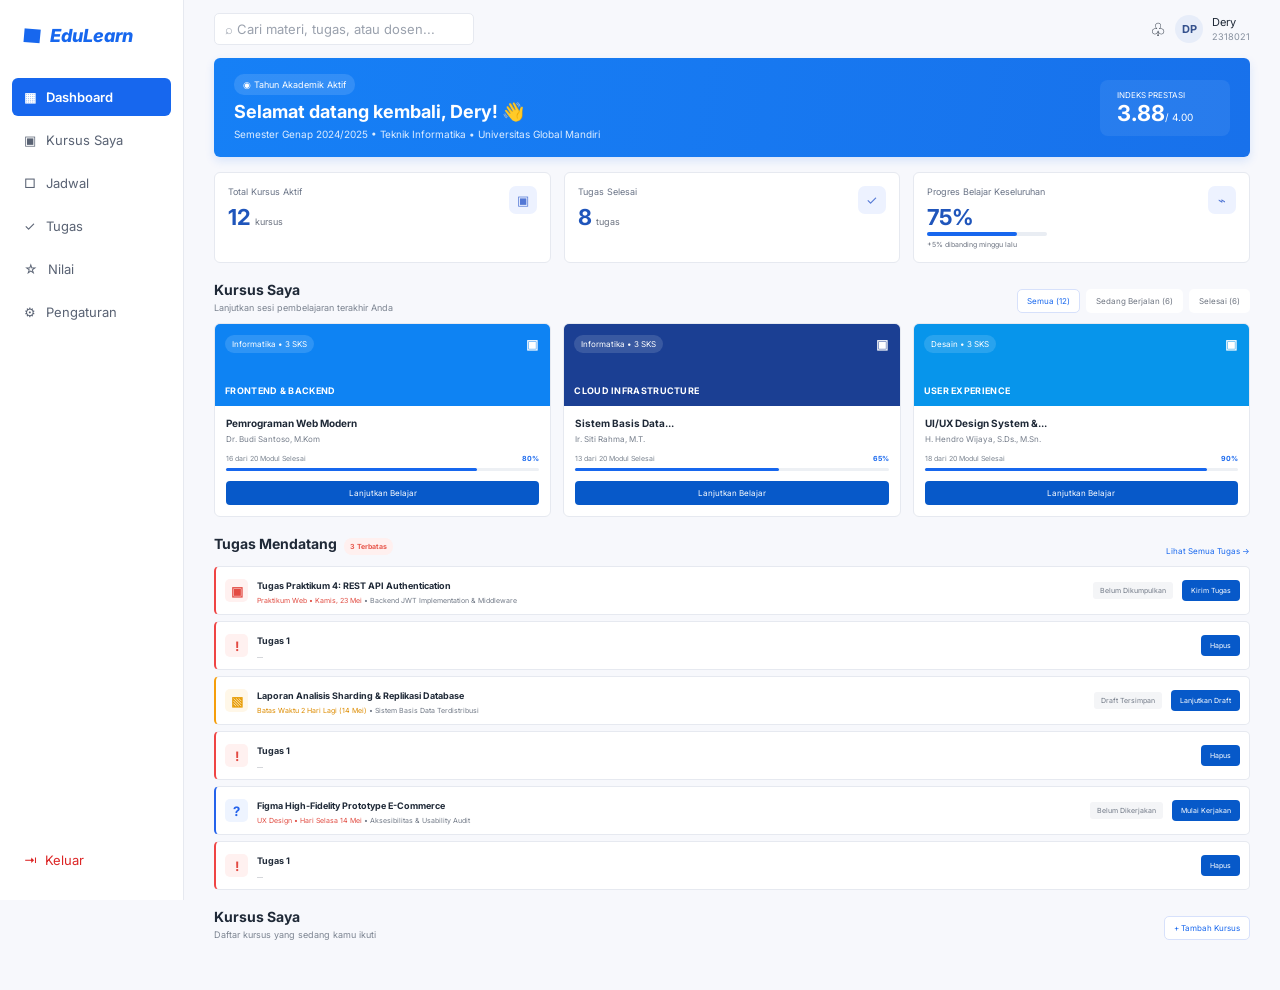
<file: index.html>
<!DOCTYPE html>
<html lang="id">
<head>
  <meta charset="UTF-8">
  <meta name="viewport" content="width=device-width, initial-scale=1.0">
  <title>EduLearn - Dashboard</title>
  <link rel="stylesheet" href="style.css">
  <link rel="preconnect" href="https://fonts.googleapis.com">
  <link rel="preconnect" href="https://fonts.gstatic.com" crossorigin>
  <link href="https://fonts.googleapis.com/css2?family=Inter:wght@400;500;600;700;800&display=swap" rel="stylesheet">
</head>
<body class="dashboard-page">
  <aside class="sidebar">
    <div class="brand small-brand"><span class="brand-mark">◆</span> EduLearn</div>
    <nav class="side-nav">
      <a class="active" href="index.html">▦ <span>Dashboard</span></a>
      <a href="#">▣ <span>Kursus Saya</span></a>
      <a href="#">□ <span>Jadwal</span></a>
      <a href="#">✓ <span>Tugas</span></a>
      <a href="#">☆ <span>Nilai</span></a>
      <a href="#">⚙ <span>Pengaturan</span></a>
    </nav>
    <a class="logout" href="login.html">⇥ &nbsp;Keluar</a>
  </aside>

  <main class="dashboard-main">
    <header class="topbar">
      <div class="search">⌕ <span>Cari materi, tugas, atau dosen...</span></div>
      <div class="top-user"><span class="bell">♧</span><span class="avatar">DP</span><span>Dery<br><small>2318021</small></span></div>
    </header>

    <section class="welcome-card">
      <div>
        <span class="eyebrow">◉ Tahun Akademik Aktif</span>
        <h1>Selamat datang kembali, Dery! 👋</h1>
        <p>Semester Genap 2024/2025 • Teknik Informatika • Universitas Global Mandiri</p>
      </div>
      <div class="achievement"><small>INDEKS PRESTASI</small><strong>3.88</strong><span>/ 4.00</span></div>
    </section>

    <section class="stats-grid">
      <div class="stat-card"><div><small>Total Kursus Aktif</small><strong>12</strong><span>kursus</span></div><i>▣</i></div>
      <div class="stat-card"><div><small>Tugas Selesai</small><strong>8</strong><span>tugas</span></div><i>✓</i></div>
      <div class="stat-card"><div><small>Progres Belajar Keseluruhan</small><strong>75%</strong><div class="progress"><span style="width:75%"></span></div><em>+5% dibanding minggu lalu</em></div><i>⌁</i></div>
    </section>

    <section class="courses-section">
      <div class="section-title"><div><h2>Kursus Saya</h2><p>Lanjutkan sesi pembelajaran terakhir Anda</p></div><button>Semua (12)</button><button class="ghost">Sedang Berjalan (6)</button><button class="ghost">Selesai (6)</button></div>
      <div class="course-grid">
        <article class="course-card"><div class="course-cover blue"><span>Informatika • 3 SKS</span><b>▣</b><h3>FRONTEND &amp; BACKEND</h3></div><div class="course-body"><h3>Pemrograman Web Modern</h3><p>Dr. Budi Santoso, M.Kom</p><div class="mini-progress"><span>16 dari 20 Modul Selesai</span><b>80%</b></div><div class="line"><i style="width:80%"></i></div><a href="#">Lanjutkan Belajar</a></div></article>
        <article class="course-card"><div class="course-cover navy"><span>Informatika • 3 SKS</span><b>▣</b><h3>CLOUD INFRASTRUCTURE</h3></div><div class="course-body"><h3>Sistem Basis Data...</h3><p>Ir. Siti Rahma, M.T.</p><div class="mini-progress"><span>13 dari 20 Modul Selesai</span><b>65%</b></div><div class="line"><i style="width:65%"></i></div><a href="#">Lanjutkan Belajar</a></div></article>
        <article class="course-card"><div class="course-cover cyan"><span>Desain • 3 SKS</span><b>▣</b><h3>USER EXPERIENCE</h3></div><div class="course-body"><h3>UI/UX Design System &amp;...</h3><p>H. Hendro Wijaya, S.Ds., M.Sn.</p><div class="mini-progress"><span>18 dari 20 Modul Selesai</span><b>90%</b></div><div class="line"><i style="width:90%"></i></div><a href="#">Lanjutkan Belajar</a></div></article>
      </div>
    </section>

    <section class="tasks"><div class="section-title"><div><h2>Tugas Mendatang <span>3 Terbatas</span></h2></div><a href="#">Lihat Semua Tugas →</a></div>
      <div class="task-list">
        <div class="task red"><b>▣</b><div><strong>Tugas Praktikum 4: REST API Authentication</strong><p><span>Praktikum Web • Kamis, 23 Mei</span> • Backend JWT Implementation &amp; Middleware</p></div><small>Belum Dikumpulkan</small><button>Kirim Tugas</button></div>
        <div class="task" id="task1">
  <b>!</b><div><strong>Tugas 1</strong><p>...</p></div>
  <button onclick="document.getElementById('task1').remove()">Hapus</button>
</div>
        <div class="task orange"><b>▧</b><div><strong>Laporan Analisis Sharding &amp; Replikasi Database</strong><p><span>Batas Waktu 2 Hari Lagi (14 Mei)</span> • Sistem Basis Data Terdistribusi</p></div><small>Draft Tersimpan</small><button>Lanjutkan Draft</button></div>
        <div class="task" id="task1">
  <b>!</b><div><strong>Tugas 1</strong><p>...</p></div>
  <button onclick="document.getElementById('task1').remove()">Hapus</button>
</div>
        <div class="task blue-task"><b>?</b><div><strong>Figma High-Fidelity Prototype E-Commerce</strong><p><span>UX Design • Hari Selasa 14 Mei</span> • Aksesibilitas &amp; Usability Audit</p></div><small>Belum Dikerjakan</small><button>Mulai Kerjakan</button></div>
        <div class="task" id="task1">
  <b>!</b><div><strong>Tugas 1</strong><p>...</p></div>
  <button onclick="document.getElementById('task1').remove()">Hapus</button>
</div>
      </div>
      <div class="section-title">
  <div><h2>Kursus Saya</h2><p>Daftar kursus yang sedang kamu ikuti</p></div>
  <button onclick="addCourse()">+ Tambah Kursus</button>
</div>
      
    </section>
  </main>
</body>
</html>
</file>
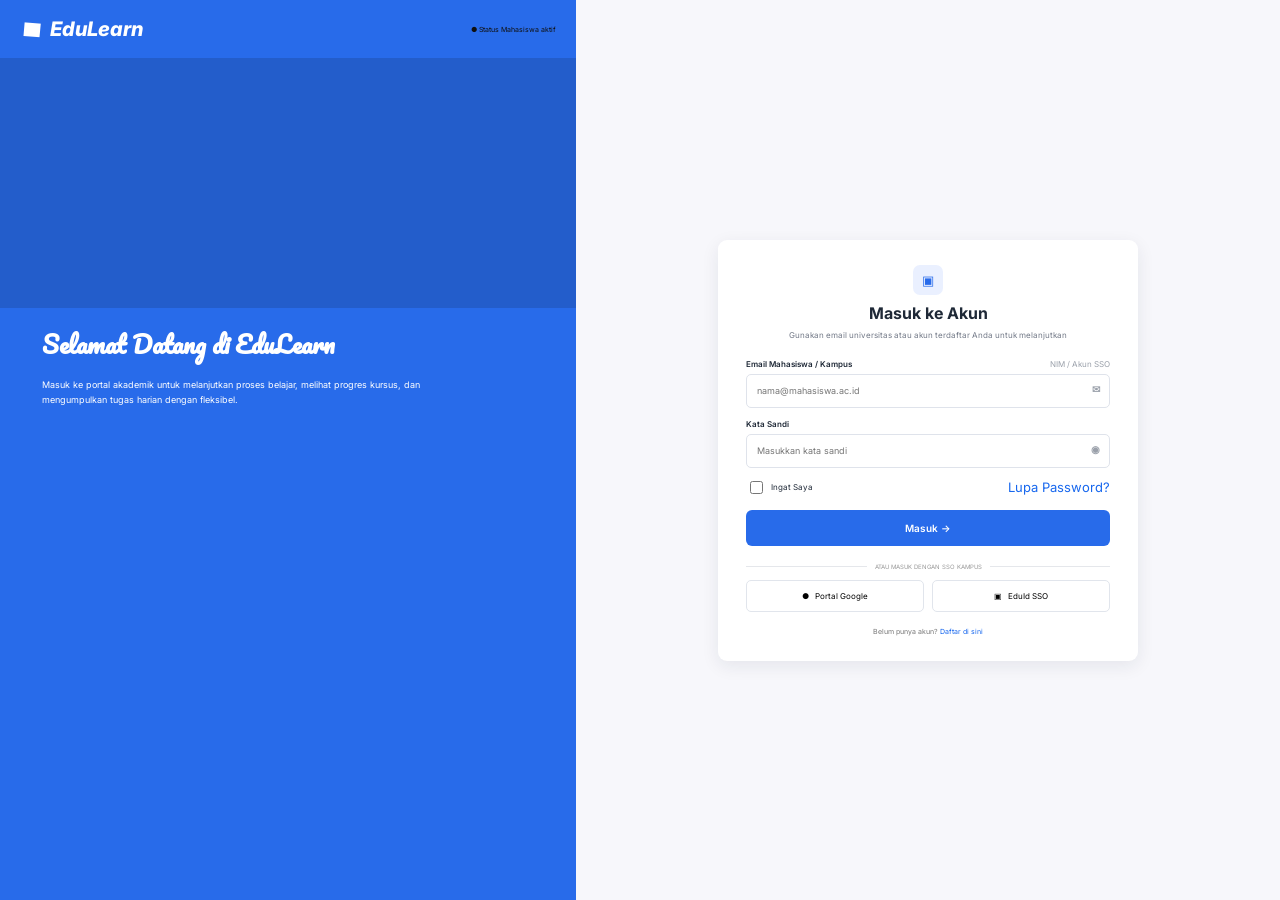
<file: login.html>
<!DOCTYPE html>
<html lang="id">
<head>
  <meta charset="UTF-8"><meta name="viewport" content="width=device-width, initial-scale=1.0">
  <title>EduLearn - Login</title>
  <link rel="stylesheet" href="style.css">
  <link rel="preconnect" href="https://fonts.googleapis.com"><link rel="preconnect" href="https://fonts.gstatic.com" crossorigin>
  <link href="https://fonts.googleapis.com/css2?family=Inter:wght@400;500;600;700;800&family=Pacifico&display=swap" rel="stylesheet">
</head>
<body class="auth-page">
  <div class="auth-layout">
    <section class="auth-hero">
      <div class="hero-top"><div class="brand"><span class="brand-mark">◆</span> EduLearn</div><span class="online-dot">● Status Mahasiswa aktif</span></div>
      <div class="hero-image"></div>
      <div class="hero-copy"><h1>Selamat Datang di EduLearn</h1><p>Masuk ke portal akademik untuk melanjutkan proses belajar, melihat progres kursus, dan mengumpulkan tugas harian dengan fleksibel.</p></div>
    </section>
    <section class="auth-form-wrap">
      <form class="auth-card" action="index.html">
        <div class="lock">▣</div><h2>Masuk ke Akun</h2><p>Gunakan email universitas atau akun terdaftar Anda untuk melanjutkan</p>
        <label>Email Mahasiswa / Kampus <span>NIM / Akun SSO</span></label><div class="input-wrap"><input type="email" placeholder="nama@mahasiswa.ac.id" required><b>✉</b></div>
        <label>Kata Sandi</label><div class="input-wrap"><input type="password" placeholder="Masukkan kata sandi" required><b>◉</b></div>
        <div class="form-row"><label class="check"><input type="checkbox"> Ingat Saya</label><a href="#">Lupa Password?</a></div>
        <button class="primary-btn" type="submit">Masuk →</button>
        <div class="or"><span>ATAU MASUK DENGAN SSO KAMPUS</span></div>
        <div class="sso"><button type="button">● &nbsp; Portal Google</button><button type="button">▣ &nbsp; EduId SSO</button></div>
        <small class="bottom-text">Belum punya akun? <a href="register.html">Daftar di sini</a></small>
      </form>
    </section>
  </div>
</body>
</html>
</file>
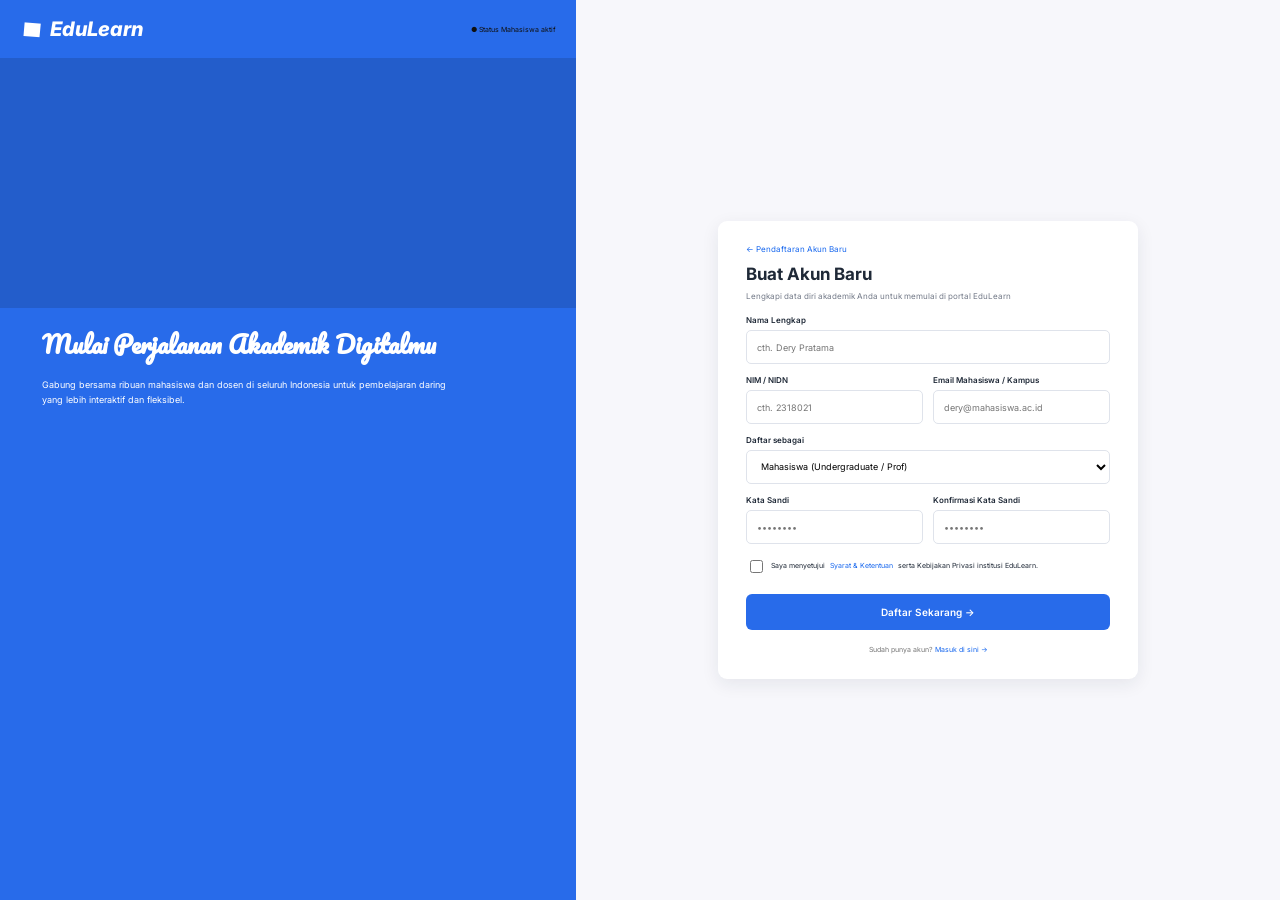
<file: register.html>
<!DOCTYPE html>
<html lang="id">
<head>
  <meta charset="UTF-8"><meta name="viewport" content="width=device-width, initial-scale=1.0">
  <title>EduLearn - Daftar</title>
  <link rel="stylesheet" href="style.css">
  <link rel="preconnect" href="https://fonts.googleapis.com"><link rel="preconnect" href="https://fonts.gstatic.com" crossorigin>
  <link href="https://fonts.googleapis.com/css2?family=Inter:wght@400;500;600;700;800&family=Pacifico&display=swap" rel="stylesheet">
</head>
<body class="auth-page">
  <div class="auth-layout">
    <section class="auth-hero">
      <div class="hero-top"><div class="brand"><span class="brand-mark">◆</span> EduLearn</div><span class="online-dot">● Status Mahasiswa aktif</span></div>
      <div class="hero-image"></div>
      <div class="hero-copy"><h1>Mulai Perjalanan Akademik Digitalmu</h1><p>Gabung bersama ribuan mahasiswa dan dosen di seluruh Indonesia untuk pembelajaran daring yang lebih interaktif dan fleksibel.</p></div>
    </section>
    <section class="auth-form-wrap">
      <form class="auth-card register-card" action="login.html">
        <div class="back">← Pendaftaran Akun Baru</div><h2>Buat Akun Baru</h2><p>Lengkapi data diri akademik Anda untuk memulai di portal EduLearn</p>
        <label>Nama Lengkap</label><input type="text" placeholder="cth. Dery Pratama" required>
        <div class="two-col"><div><label>NIM / NIDN</label><input type="text" placeholder="cth. 2318021" required></div><div><label>Email Mahasiswa / Kampus</label><input type="email" placeholder="dery@mahasiswa.ac.id" required></div></div>
        <label>Daftar sebagai</label><select><option>Mahasiswa (Undergraduate / Prof)</option><option>Dosen</option></select>
        <div class="two-col"><div><label>Kata Sandi</label><input type="password" placeholder="••••••••" required></div><div><label>Konfirmasi Kata Sandi</label><input type="password" placeholder="••••••••" required></div></div>
        <label class="check terms"><input type="checkbox" required> Saya menyetujui <a href="#">Syarat &amp; Ketentuan</a> serta Kebijakan Privasi institusi EduLearn.</label>
        <button class="primary-btn" type="submit">Daftar Sekarang →</button>
        <small class="bottom-text">Sudah punya akun? <a href="login.html">Masuk di sini →</a></small>
      </form>
    </section>
  </div>
</body>
</html>
</file>
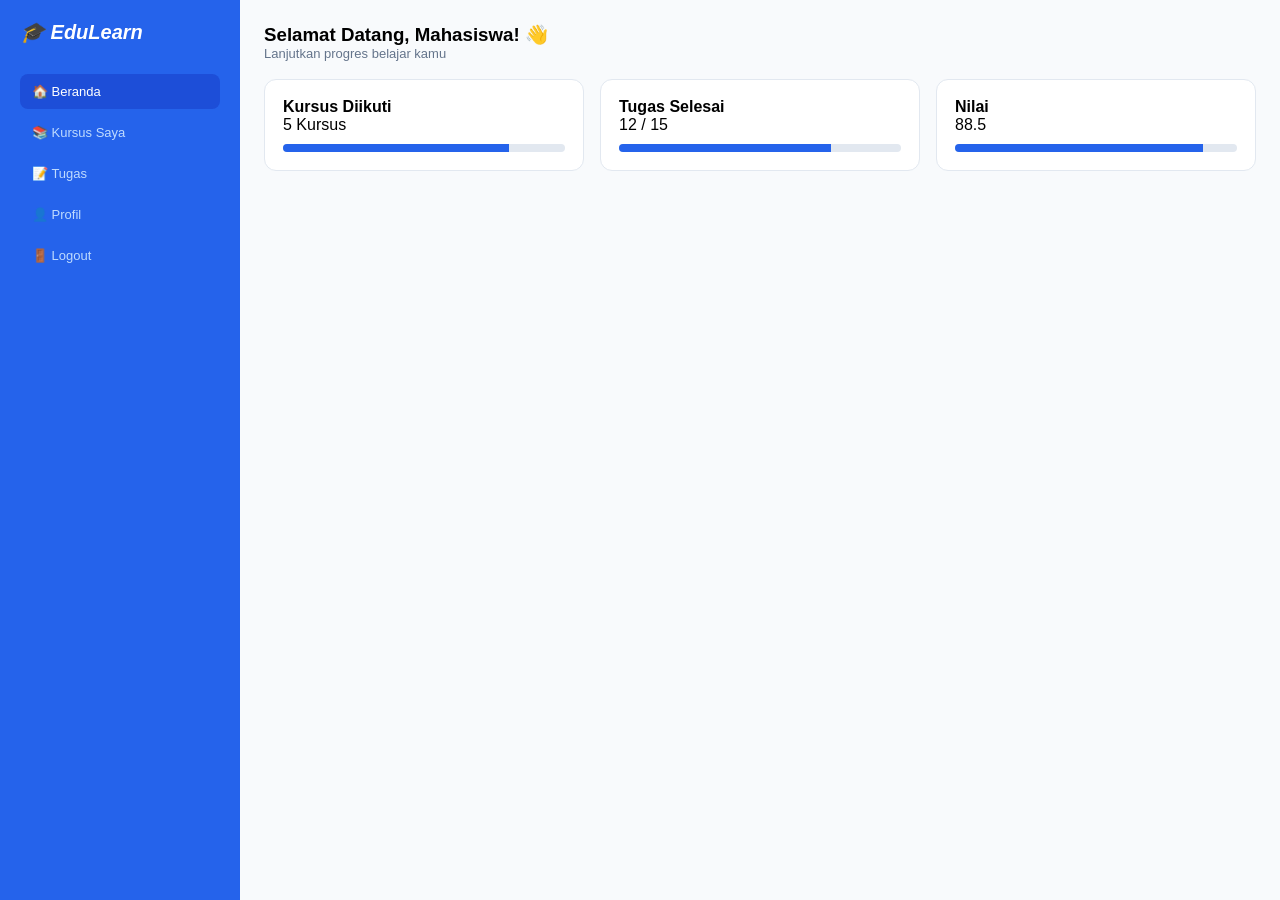
<file: bab2/dashboard-mahasiswa.html>
<!DOCTYPE html>
<html lang="id">
<head>
  <meta charset="UTF-8">
  <meta name="viewport" content="width=device-width, initial-scale=1.0">
  <title>Dashboard Mahasiswa</title>
  <link rel="stylesheet" href="mahasiswa.css">
</head>
<body>

  <div class="sidebar">
    <div class="logo">🎓 EduLearn</div>
    <div class="menu">
      <a class="active">🏠 Beranda</a>
      <a>📚 Kursus Saya</a>
      <a>📝 Tugas</a>
      <a>👤 Profil</a>
      <a>🚪 Logout</a>
    </div>
  </div>

  <div class="main">
    <h3>Selamat Datang, Mahasiswa! 👋</h3>
    <p style="font-size: 13px; color: #64748b;">
      Lanjutkan progres belajar kamu
    </p>
    <br>
    <div class="cards">
      <div class="card">
        <h4>Kursus Diikuti</h4>
        <p>5 Kursus</p>
        <div class="progress">
          <div style="width: 80%"></div>
        </div>
      </div>
      <div class="card">
        <h4>Tugas Selesai</h4>
        <p>12 / 15</p>
        <div class="progress">
          <div style="width: 75%"></div>
        </div>
      </div>
      <div class="card">
        <h4>Nilai</h4>
        <p>88.5</p>
        <div class="progress">
          <div style="width: 88%"></div>
        </div>
      </div>
    </div>
  </div>

</body>
</html>
</file>
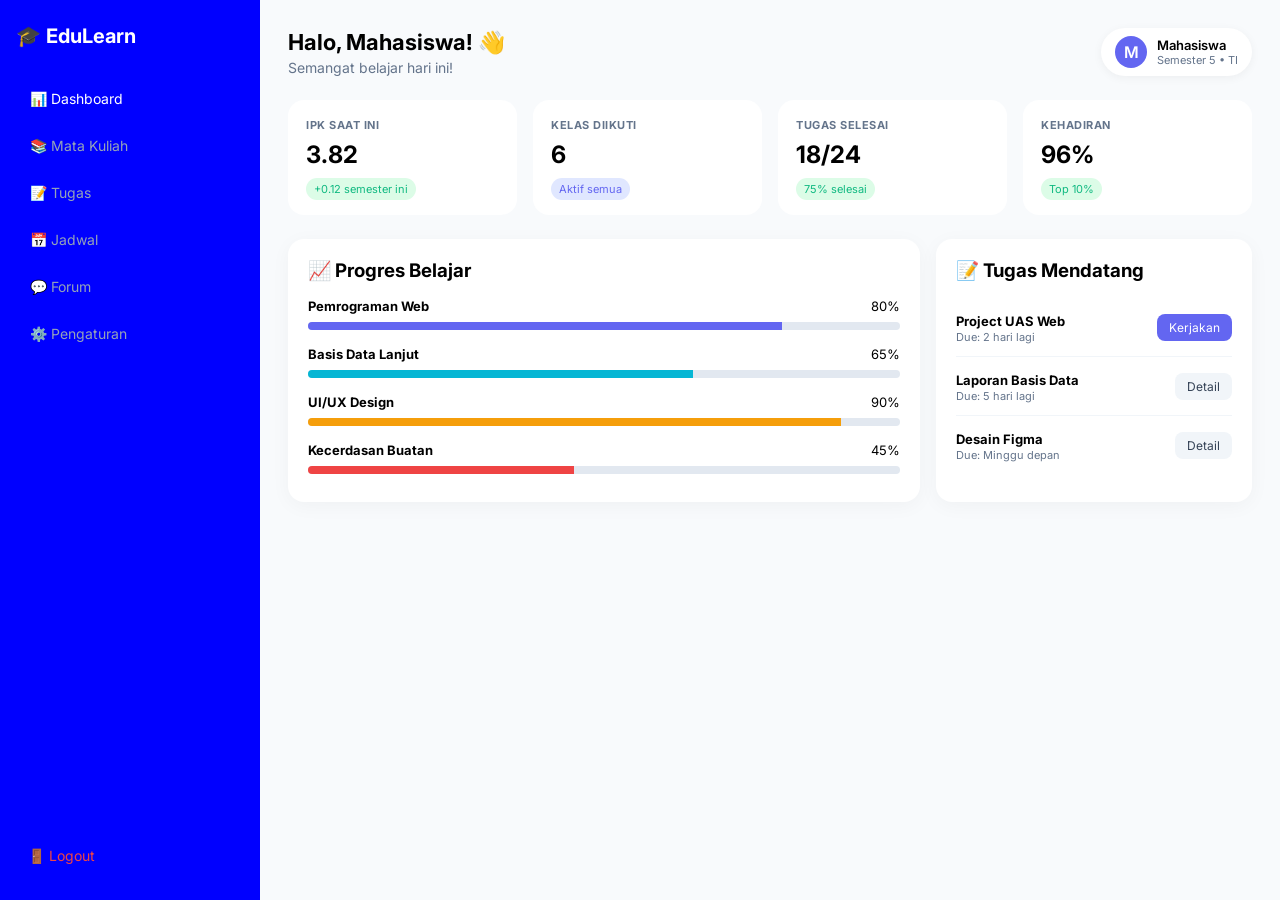
<file: dom-bab3/dashboard-mahasiswa.html>
<!DOCTYPE html>
<html lang="id">
<head>
<meta charset="UTF-8">
<meta name="viewport" content="width=device-width, initial-scale=1.0">
<title>Dashboard - EduLearn</title>
<link href="https://fonts.googleapis.com/css2?family=Inter:wght@400;500;600;700&display=swap" rel="stylesheet">
<link rel="stylesheet" href="dashboard.css">
</head>
<body>
<div class="sidebar">
<div>
<div class="logo">🎓 EduLearn</div>
<div class="menu">
<a class="active" href="#">📊 Dashboard</a>
<a href="#">📚 Mata Kuliah</a>
<a href="#">📝 Tugas</a>
<a href="#">📅 Jadwal</a>
<a href="#">💬 Forum</a>
<a href="#">⚙️ Pengaturan</a>
</div>
</div>
<a href="#" onclick="logout()" style="color:#ef4444;text-decoration:none;font-size:14px;padding:12px;display:flex;gap:8px;align-items:center">🚪 Logout</a>
</div>

<div class="main">
<div class="top">
<div>
<h2 id="sapaan">Halo, Mahasiswa! 👋</h2>
<p style="color:#64748b;font-size:14px;margin-top:4px">Semangat belajar hari ini!</p>
</div>
<div class="profile">
<div class="ava" id="ava">M</div>
<div><div style="font-size:13px;font-weight:600" id="emailTampil">mahasiswa@ac.id</div><div style="font-size:11px;color:#64748b">Semester 5 • TI</div></div>
</div>
</div>

<div class="cards">
<div class="card-stat"><h4>IPK Saat Ini</h4><h1>3.82</h1><span>+0.12 semester ini</span></div>
<div class="card-stat"><h4>Kelas Diikuti</h4><h1>6</h1><span style="color:#6366f1;background:#e0e7ff">Aktif semua</span></div>
<div class="card-stat"><h4>Tugas Selesai</h4><h1>18/24</h1><span>75% selesai</span></div>
<div class="card-stat"><h4>Kehadiran</h4><h1>96%</h1><span>Top 10%</span></div>
</div>

<div class="grid">
<div class="box">
<h3 style="margin-bottom:16px">📈 Progres Belajar</h3>
<div style="margin-bottom:16px"><div style="display:flex;justify-content:space-between;font-size:13px"><b>Pemrograman Web</b><span>80%</span></div><div class="progress-bar"><div style="width:80%"></div></div></div>
<div style="margin-bottom:16px"><div style="display:flex;justify-content:space-between;font-size:13px"><b>Basis Data Lanjut</b><span>65%</span></div><div class="progress-bar"><div style="width:65%;background:#06b6d4"></div></div></div>
<div style="margin-bottom:16px"><div style="display:flex;justify-content:space-between;font-size:13px"><b>UI/UX Design</b><span>90%</span></div><div class="progress-bar"><div style="width:90%;background:#f59e0b"></div></div></div>
<div><div style="display:flex;justify-content:space-between;font-size:13px"><b>Kecerdasan Buatan</b><span>45%</span></div><div class="progress-bar"><div style="width:45%;background:#ef4444"></div></div></div>
</div>
<div class="box">
<h3 style="margin-bottom:16px">📝 Tugas Mendatang</h3>
<div class="tugas"><div><b style="font-size:13px">Project UAS Web</b><div style="font-size:11px;color:#64748b">Due: 2 hari lagi</div></div><button class="btn-kecil">Kerjakan</button></div>
<div class="tugas"><div><b style="font-size:13px">Laporan Basis Data</b><div style="font-size:11px;color:#64748b">Due: 5 hari lagi</div></div><button class="btn-kecil" style="background:#f1f5f9;color:#334155">Detail</button></div>
<div class="tugas"><div><b style="font-size:13px">Desain Figma</b><div style="font-size:11px;color:#64748b">Due: Minggu depan</div></div><button class="btn-kecil" style="background:#f1f5f9;color:#334155">Detail</button></div>
</div>
</div>
</div>

<script>
const email = localStorage.getItem('emailMahasiswa') || localStorage.getItem('email') || 'Mahasiswa';
document.getElementById('emailTampil').textContent = email;
document.getElementById('ava').textContent = email.charAt(0).toUpperCase();
document.getElementById('sapaan').textContent = `Halo, ${email.split('@')[0]}! 👋`;

function logout(){
  if(confirm('Yakin mau logout?')){
    localStorage.removeItem('emailMahasiswa');
    localStorage.removeItem('email');
    localStorage.clear();
    window.location.href='mahasiswa.html';
  }
}
</script>
</body>
</html>
</file>
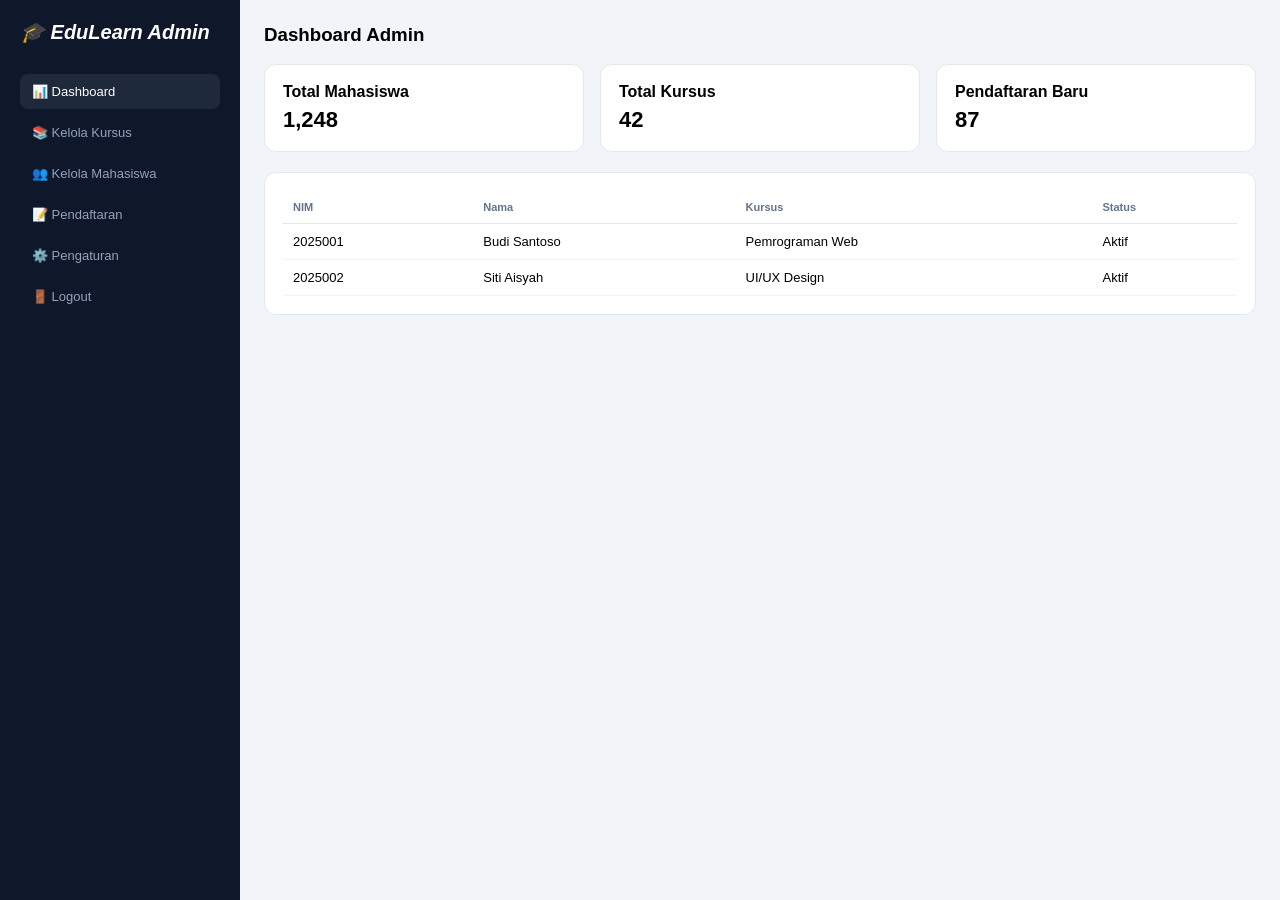
<file: bab2/admin/dashboard-admin.html>
<!DOCTYPE html>
<html lang="id">
<head>
  <meta charset="UTF-8">
  <meta name="viewport" content="width=device-width, initial-scale=1.0">
  <title>Dashboard Admin</title>
  <link rel="stylesheet" href="dashboard-admin.css">
</head>
<body>

  <div class="sidebar">
    <div class="logo">🎓 EduLearn Admin</div>
    <div class="menu">
      <a class="active">📊 Dashboard</a>
      <a>📚 Kelola Kursus</a>
      <a>👥 Kelola Mahasiswa</a>
      <a>📝 Pendaftaran</a>
      <a>⚙️ Pengaturan</a>
      <a>🚪 Logout</a>
    </div>
  </div>

  <div class="main">
    <h3>Dashboard Admin</h3>
    <br>
    <div class="cards">
      <div class="card">
        <h4>Total Mahasiswa</h4>
        <p>1,248</p>
      </div>
      <div class="card">
        <h4>Total Kursus</h4>
        <p>42</p>
      </div>
      <div class="card">
        <h4>Pendaftaran Baru</h4>
        <p>87</p>
      </div>
    </div>

    <div class="table-wrap">
      <table>
        <tr>
          <th>NIM</th>
          <th>Nama</th>
          <th>Kursus</th>
          <th>Status</th>
        </tr>
        <tr>
          <td>2025001</td>
          <td>Budi Santoso</td>
          <td>Pemrograman Web</td>
          <td>Aktif</td>
        </tr>
        <tr>
          <td>2025002</td>
          <td>Siti Aisyah</td>
          <td>UI/UX Design</td>
          <td>Aktif</td>
        </tr>
      </table>
    </div>
  </div>

</body>
</html>
</file>
<file: style.css>
:root {
    --blue: #1767ee;
    --blue2: #0d5bdd;
    --navy: #183f92;
    --bg: #f7f8fc;
    --text: #1f2937;
    --muted: #6b7280;
    --line: #e6e9f0;
    --card: #fff;
}

* {
    box-sizing: border-box;
}

body {
    margin: 0;
    font-family: Inter, Arial, sans-serif;
    color: var(--text);
    background: var(--bg);
    font-size: 13px;
}

a {
    text-decoration: none;
    color: inherit;
}

button,
input,
select {
    font: inherit;
}

/* =========================
   BRAND
========================= */

.brand {
    font-weight: 800;
    font-size: 22px;
    font-style: italic;
    color: #fff;
    display: flex;
    align-items: center;
    gap: 7px;
}

.brand-mark {
    font-size: 22px;
    transform: rotate(45deg);
    display: inline-block;
}

/* =========================
   DASHBOARD
========================= */

.dashboard-page {
    display: flex;
    min-height: 100vh;
}

/* SIDEBAR */

.sidebar {
    position: fixed;
    left: 0;
    top: 0;
    bottom: 0;
    width: 184px;
    background: #fff;
    border-right: 1px solid var(--line);
    padding: 20px 12px;
    display: flex;
    flex-direction: column;
}

.small-brand {
    color: var(--blue);
    font-size: 18px;
    margin: 2px 8px 30px;
}

.side-nav {
    display: flex;
    flex-direction: column;
    gap: 5px;
}

.side-nav a {
    padding: 11px 12px;
    border-radius: 6px;
    color: #596273;
    display: flex;
    gap: 10px;
    align-items: center;
}

.side-nav a.active {
    background: var(--blue);
    color: #fff;
    font-weight: 600;
}

.logout {
    margin-top: auto;
    color: #dc2626;
    padding: 12px;
}

/* DASHBOARD MAIN */

.dashboard-main {
    margin-left: 184px;
    width: calc(100% - 184px);
    padding: 0 30px 40px;
}

/* TOPBAR */

.topbar {
    height: 58px;
    display: flex;
    justify-content: space-between;
    align-items: center;
}

.search {
    height: 32px;
    width: 260px;
    border: 1px solid var(--line);
    border-radius: 5px;
    background: #fff;
    color: #9aa1ad;
    padding: 7px 10px;
}

.top-user {
    display: flex;
    align-items: center;
    gap: 9px;
    font-size: 11px;
}

.bell {
    font-size: 18px;
}

.avatar {
    background: #e7edf9;
    color: #35518d;
    width: 28px;
    height: 28px;
    border-radius: 50%;
    display: grid;
    place-items: center;
    font-weight: 700;
}

.top-user small {
    color: #87909e;
}

/* =========================
   WELCOME CARD
========================= */

.welcome-card {
    background: linear-gradient(
        100deg,
        #1680f6,
        #1871eb
    );

    color: #fff;
    border-radius: 6px;
    padding: 17px 20px;

    display: flex;
    justify-content: space-between;
    align-items: center;

    box-shadow: 0 4px 10px #1467ee22;
}

.eyebrow {
    font-size: 9px;
    background: #ffffff20;
    padding: 5px 9px;
    border-radius: 10px;
}

.welcome-card h1 {
    font-size: 18px;
    margin: 10px 0 6px;
}

.welcome-card p {
    font-size: 10px;
    margin: 0;
    color: #dcecff;
}

.achievement {
    background: #ffffff12;
    padding: 10px 17px;
    border-radius: 8px;
    min-width: 130px;
}

.achievement small {
    font-size: 8px;
    display: block;
}

.achievement strong {
    font-size: 22px;
}

.achievement span {
    font-size: 10px;
}

/* =========================
   STAT CARD
========================= */

.stats-grid {
    display: grid;
    grid-template-columns: repeat(3, 1fr);
    gap: 13px;
    margin: 15px 0;
}

.stat-card {
    background: #fff;
    border: 1px solid var(--line);
    border-radius: 6px;
    padding: 13px;

    display: flex;
    justify-content: space-between;
}

.stat-card small {
    display: block;
    color: #697386;
    font-size: 9px;
}

.stat-card strong {
    font-size: 22px;
    color: #1f55bb;
    display: inline-block;
    margin: 7px 4px 2px 0;
}

.stat-card span {
    font-size: 9px;
    color: #6b7280;
}

.stat-card i {
    font-style: normal;
    background: #edf2ff;
    color: #5277d5;
    border-radius: 7px;

    height: 28px;
    width: 28px;

    display: grid;
    place-items: center;
}

.progress {
    width: 120px;
    height: 4px;
    background: #e9edf3;
    border-radius: 3px;
}

.progress span {
    height: 100%;
    display: block;
    background: var(--blue);
    border-radius: 3px;
}

.stat-card em {
    font-size: 7px;
    color: #6c7380;
    display: block;
    margin-top: 4px;
    font-style: normal;
}

/* =========================
   SECTION TITLE
========================= */

.section-title {
    display: flex;
    align-items: end;
    gap: 6px;
    margin: 18px 0 10px;
}

.section-title > div {
    margin-right: auto;
}

.section-title h2 {
    font-size: 14px;
    margin: 0 0 4px;
}

.section-title p {
    font-size: 9px;
    color: #7b8390;
    margin: 0;
}

.section-title button {
    border: 1px solid #d7e1fb;
    background: #fff;
    color: #1767ee;
    border-radius: 5px;
    padding: 6px 9px;
    font-size: 8px;
}

.section-title button.ghost {
    border-color: transparent;
    color: #6d7480;
}

/* =========================
   COURSE
========================= */

.course-grid {
    display: grid;
    grid-template-columns: repeat(3, 1fr);
    gap: 12px;
}

.course-card {
    background: #fff;
    border: 1px solid var(--line);
    border-radius: 6px;
    overflow: hidden;
}

.course-cover {
    height: 82px;
    color: #fff;
    padding: 10px;
    position: relative;
}

.course-cover span {
    font-size: 8px;
    background: #ffffff22;
    border-radius: 9px;
    padding: 4px 7px;
}

.course-cover b {
    position: absolute;
    right: 12px;
    top: 12px;
}

.course-cover h3 {
    position: absolute;
    bottom: 10px;
    left: 10px;

    font-size: 9px;
    margin: 0;
    letter-spacing: 0.3px;
}

.blue {
    background: #0e83f3;
}

.navy {
    background: #1b3f93;
}

.cyan {
    background: #0795eb;
}

.course-body {
    padding: 11px;
}

.course-body h3 {
    font-size: 10px;
    margin: 0 0 5px;
}

.course-body p {
    font-size: 8px;
    color: #777f8c;
    margin: 0 0 10px;
}

.mini-progress {
    display: flex;
    justify-content: space-between;

    font-size: 7px;
    color: #7b8490;
}

.mini-progress b {
    color: #1767ee;
}

.line {
    height: 3px;
    background: #edf0f4;
    border-radius: 4px;
    margin: 5px 0 10px;
}

.line i {
    display: block;
    height: 100%;
    background: var(--blue);
    border-radius: 4px;
}

.course-body a {
    display: block;
    text-align: center;

    background: #0759c9;
    color: #fff;

    border-radius: 4px;
    padding: 7px;
    font-size: 8px;
}

/* =========================
   TASK
========================= */

.tasks .section-title a {
    font-size: 8px;
    color: #1767ee;
}

.section-title h2 span {
    font-size: 7px;
    color: #e85a4f;
    background: #fff0ef;

    padding: 4px 6px;
    border-radius: 8px;
    margin-left: 4px;
}

.task-list {
    display: flex;
    flex-direction: column;
    gap: 6px;
}

.task {
    background: #fff;
    border: 1px solid var(--line);
    border-left: 2px solid #ef4444;

    border-radius: 5px;
    padding: 9px;

    display: flex;
    align-items: center;
    gap: 9px;
}

.task.orange {
    border-left-color: #f59e0b;
}

.task.blue-task {
    border-left-color: #2563eb;
}

.task > b {
    width: 23px;
    height: 23px;
    border-radius: 5px;

    background: #fff1f0;
    color: #e34b43;

    display: grid;
    place-items: center;
}

.task.orange > b {
    background: #fff7e8;
    color: #e79a00;
}

.task.blue-task > b {
    background: #eef4ff;
    color: #2563eb;
}

.task div {
    flex: 1;
}

.task strong {
    font-size: 9px;
}

.task p {
    font-size: 7px;
    color: #737b88;
    margin: 4px 0 0;
}

.task p span {
    color: #e14d43;
}

.task.orange p span {
    color: #dd8c00;
}

.task small {
    font-size: 7px;
    background: #f4f5f7;

    padding: 4px 7px;
    border-radius: 3px;
    color: #737b88;
}

.task button {
    border: 0;
    background: #0759c9;
    color: #fff;

    border-radius: 4px;
    padding: 6px 9px;

    font-size: 7px;
}

/* =========================
   AUTH PAGE
========================= */

.auth-page {
    min-height: 100vh;
    background: #f7f7fb;
}

.auth-layout {
    min-height: 100vh;

    display: grid;
    grid-template-columns: 45% 55%;
}

.auth-hero {
    background: #286bea;
    color: #fff;

    display: flex;
    flex-direction: column;
}

.hero-top {
    height: 58px;
    padding: 15px 20px;

    display: flex;
    align-items: center;
    justify-content: space-between;
}

.hero-top .brand {
    font-family: Inter;
    font-size: 20px;
}

.online-dot {
    font-size: 7px;
    color: #101010;
    background: #fff0;
    padding: 3px 0;
}

.hero-image {
    height: 250px;

    background-image:
        linear-gradient(#0002, #0002),
        url("https://images.unsplash.com/photo-1523240795612-9a054b0db644?auto=format&fit=crop&w=1000&q=80");

    background-size: cover;
    background-position: center;
}

.hero-copy {
    padding: 22px 42px;
}

.hero-copy h1 {
    font-family: Pacifico, cursive;
    font-size: 24px;
    line-height: 1.2;
    margin: 0 0 18px;
}

.hero-copy p {
    font-size: 9px;
    line-height: 1.7;
    max-width: 410px;
}

/* =========================
   AUTH FORM
========================= */

.auth-form-wrap {
    display: flex;
    align-items: center;
    justify-content: center;
    padding: 30px;
}

.auth-card {
    width: min(420px, 100%);
    background: #fff;

    border-radius: 9px;
    box-shadow: 0 5px 18px #1d293915;

    padding: 25px 28px;
    text-align: left;
}

.auth-card .lock {
    margin: 0 auto 8px;

    background: #eaf0ff;
    color: #286bea;

    width: 30px;
    height: 30px;

    border-radius: 7px;

    display: grid;
    place-items: center;
}

.auth-card h2 {
    text-align: center;
    font-size: 16px;
    margin: 0 0 6px;
}

.auth-card > p {
    text-align: center;
    font-size: 8px;
    color: #727987;
    line-height: 1.5;
    margin: 0 0 18px;
}

.auth-card label {
    display: flex;
    justify-content: space-between;

    font-size: 8px;
    font-weight: 600;

    margin: 11px 0 5px;
}

.auth-card label span {
    font-weight: 400;
    color: #9aa0aa;
}

/* INPUT */

.input-wrap {
    position: relative;
}

.auth-card input,
.auth-card select {
    width: 100%;
    height: 34px;

    border: 1px solid #dfe3eb;
    border-radius: 5px;

    padding: 0 10px;

    outline: none;
    font-size: 9px;
    background: #fff;
}

.auth-card input:focus,
.auth-card select:focus {
    border-color: #6f9cf4;
}

.input-wrap b {
    position: absolute;
    right: 10px;
    top: 9px;

    color: #9aa0aa;
    font-size: 10px;
}

/* FORM ROW */

.form-row {
    display: flex;
    justify-content: space-between;
    align-items: center;

    margin: 10px 0 13px;
}

.form-row .check,
.check {
    display: flex !important;
    justify-content: flex-start !important;

    gap: 5px;
    align-items: center;

    font-weight: 400 !important;
    margin: 0 !important;
}

.check input {
    width: auto;
    height: auto;
}

.form-row a,
.terms a,
.bottom-text a {
    color: #1767ee;
}

/* BUTTON */

.primary-btn {
    width: 100%;
    border: 0;

    background: #286bea;
    color: #fff;

    border-radius: 6px;
    height: 36px;

    font-size: 10px;
    font-weight: 600;

    cursor: pointer;
}

/* =========================
   SSO
========================= */

.or {
    display: flex;
    align-items: center;
    gap: 8px;

    margin: 17px 0 10px;

    color: #999;
    font-size: 6px;
}

.or::before,
.or::after {
    content: "";
    height: 1px;
    background: #e5e7eb;
    flex: 1;
}

.sso {
    display: grid;
    grid-template-columns: 1fr 1fr;
    gap: 8px;
}

.sso button {
    border: 1px solid #e1e5ec;
    background: #fff;

    border-radius: 5px;
    height: 32px;

    font-size: 8px;
}

.bottom-text {
    display: block;
    text-align: center;

    color: #777;
    margin-top: 15px;

    font-size: 7px;
}

/* =========================
   REGISTER
========================= */

.register-card {
    padding-top: 23px;
}

.register-card .back {
    font-size: 8px;
    color: #1767ee;
    margin-bottom: 10px;
}

.register-card h2 {
    text-align: left;
    font-size: 17px;
}

.register-card > p {
    text-align: left;
    margin-bottom: 13px;
}

.two-col {
    display: grid;
    grid-template-columns: 1fr 1fr;
    gap: 10px;
}

.terms {
    font-size: 7px !important;
    line-height: 1.5;
    margin: 13px 0 !important;
}

.register-card .primary-btn {
    margin-top: 5px;
}

/* =========================
   RESPONSIVE
========================= */

@media (max-width: 900px) {

    .sidebar {
        width: 65px;
    }

    .small-brand {
        font-size: 0;
    }

    .small-brand .brand-mark {
        font-size: 18px;
    }

    .side-nav a span,
    .logout {
        display: none;
    }

    .dashboard-main {
        margin-left: 65px;
        width: calc(100% - 65px);
        padding: 0 15px;
    }

    .course-grid,
    .stats-grid {
        grid-template-columns: 1fr;
    }

    .auth-layout {
        grid-template-columns: 1fr;
    }

    .auth-hero {
        display: none;
    }
}

@media (max-width: 600px) {

    .dashboard-main {
        padding: 0 10px;
    }

    .topbar .search {
        width: 180px;
    }

    .welcome-card {
        align-items: flex-start;
        gap: 10px;
    }

    .achievement {
        min-width: 100px;
    }

    .task small,
    .task button {
        display: none;
    }

    .two-col {
        grid-template-columns: 1fr;
    }

    .auth-form-wrap {
        padding: 15px;
    }

    .auth-card {
        padding: 20px;
    }
}
</file>
<file: bab2/mahasiswa.css>
* {
  margin: 0;
  padding: 0;
  box-sizing: border-box;
  font-family: Inter, sans-serif;
}

body {
  display: flex;
  min-height: 100vh;
  background: #f8fafc;
}

.sidebar {
  width: 240px;
  background: #2563eb;
  color: #fff;
  padding: 20px;
}

.logo {
  font-weight: 800;
  font-size: 20px;
  margin-bottom: 30px;
  font-style: italic;
}

.menu a {
  display: block;
  padding: 10px 12px;
  border-radius: 8px;
  color: #bfdbfe;
  text-decoration: none;
  font-size: 13px;
  margin-bottom: 6px;
}

.menu a.active,
.menu a:hover {
  background: #1d4ed8;
  color: #fff;
}

.main {
  flex: 1;
  padding: 24px;
}

.cards {
  display: grid;
  grid-template-columns: repeat(3, 1fr);
  gap: 16px;
  margin-bottom: 20px;
}

.card {
  background: #fff;
  padding: 18px;
  border-radius: 12px;
  border: 1px solid #e2e8f0;
}

.progress {
  height: 8px;
  background: #e2e8f0;
  border-radius: 10px;
  margin-top: 10px;
  overflow: hidden;
}

.progress div {
  height: 100%;
  background: #2563eb;
}

@media (max-width: 768px) {
  body {
    flex-direction: column;
  }
  .sidebar {
    width: 100%;
  }
  .cards {
    grid-template-columns: 1fr;
  }
}
</file>
<file: dom-bab3/dashboard.css>
*{margin:0;padding:0;box-sizing:border-box;font-family:'Inter',sans-serif}
body{background:#f8fafc;display:flex;min-height:100vh}
.sidebar{width:260px;background:blue;color:#fff;padding:24px 16px;position:fixed;height:100vh;display:flex;flex-direction:column;justify-content:space-between}
.logo{font-weight:700;font-size:20px;display:flex;gap:8px;align-items:center;margin-bottom:30px}
.menu a{display:flex;gap:12px;padding:12px 14px;border-radius:10px;color:#94a3b8;text-decoration:none;font-size:14px;margin-bottom:6px;transition:.2s}
.menu a.active,.menu a:hover{background:blue;color:#fff}
.main{margin-left:260px;flex:1;padding:28px}
.top{display:flex;justify-content:space-between;align-items:center;margin-bottom:24px;flex-wrap:wrap;gap:12px}
.top h2{font-size:22px}
.profile{background:#fff;padding:8px 14px;border-radius:30px;display:flex;gap:10px;align-items:center;box-shadow:0 2px 10px rgba(0,0,0,.05)}
.profile .ava{width:32px;height:32px;background:#6366f1;border-radius:50%;display:flex;align-items:center;justify-content:center;color:#fff;font-weight:600}
.cards{display:grid;grid-template-columns:repeat(4,1fr);gap:16px;margin-bottom:24px}
.card-stat{background:#fff;padding:18px;border-radius:16px;box-shadow:0 4px 20px blue(51, 77, 224, 0.04);transition:.2s}
.card-stat:hover{transform:translateY(-3px)}
.card-stat h4{font-size:11px;color:#64748b;text-transform:uppercase;letter-spacing:.5px}
.card-stat h1{font-size:24px;margin:8px 0}
.card-stat span{font-size:11px;color:#10b981;background:#dcfce7;padding:4px 8px;border-radius:20px}
.grid{display:grid;grid-template-columns:2fr 1fr;gap:16px}
.box{background:#fff;border-radius:16px;padding:20px;box-shadow:0 4px 20px rgba(0,0,0,.04)}
.progress-bar{height:8px;background:#e2e8f0;border-radius:10px;overflow:hidden;margin:8px 0}
.progress-bar div{height:100%;background:#6366f1}
.tugas{display:flex;justify-content:space-between;align-items:center;padding:12px 0;border-bottom:1px solid #f1f5f9}
.tugas:last-child{border:none}
.btn-kecil{background:#6366f1;color:#fff;border:none;padding:6px 12px;border-radius:8px;font-size:12px;cursor:pointer}
@media(max-width:900px){.sidebar{display:none}.main{margin-left:0}.cards{grid-template-columns:repeat(2,1fr)}.grid{grid-template-columns:1fr}}
</file>
<file: bab2/admin/dashboard-admin.css>
* {
  margin: 0;
  padding: 0;
  box-sizing: border-box;
  font-family: Inter, sans-serif;
}

body {
  display: flex;
  min-height: 100vh;
  background: #f1f5f9;
}

.sidebar {
  width: 240px;
  background: #0f172a;
  color: #fff;
  padding: 20px;
}

.logo {
  font-weight: 800;
  font-size: 20px;
  margin-bottom: 30px;
  font-style: italic;
}

.menu a {
  display: block;
  padding: 10px 12px;
  border-radius: 8px;
  color: #94a3b8;
  text-decoration: none;
  font-size: 13px;
  margin-bottom: 6px;
}

.menu a.active,
.menu a:hover {
  background: #1e293b;
  color: #fff;
}

.main {
  flex: 1;
  padding: 24px;
}

.cards {
  display: grid;
  grid-template-columns: repeat(3, 1fr);
  gap: 16px;
  margin-bottom: 20px;
}

.card {
  background: #fff;
  padding: 18px;
  border-radius: 12px;
  border: 1px solid #e2e8f0;
}

.card p {
  font-size: 22px;
  font-weight: 700;
  margin-top: 6px;
}

.table-wrap {
  background: #fff;
  border-radius: 12px;
  border: 1px solid #e2e8f0;
  padding: 18px;
  overflow: auto;
}

table {
  width: 100%;
  border-collapse: collapse;
  font-size: 13px;
}

th {
  text-align: left;
  color: #64748b;
  font-size: 11px;
  padding: 10px;
  border-bottom: 1px solid #e2e8f0;
}

td {
  padding: 10px;
  border-bottom: 1px solid #f1f5f9;
}

@media (max-width: 768px) {
  body {
    flex-direction: column;
  }
  .sidebar {
    width: 100%;
  }
  .cards {
    grid-template-columns: 1fr;
  }
}
</file>
